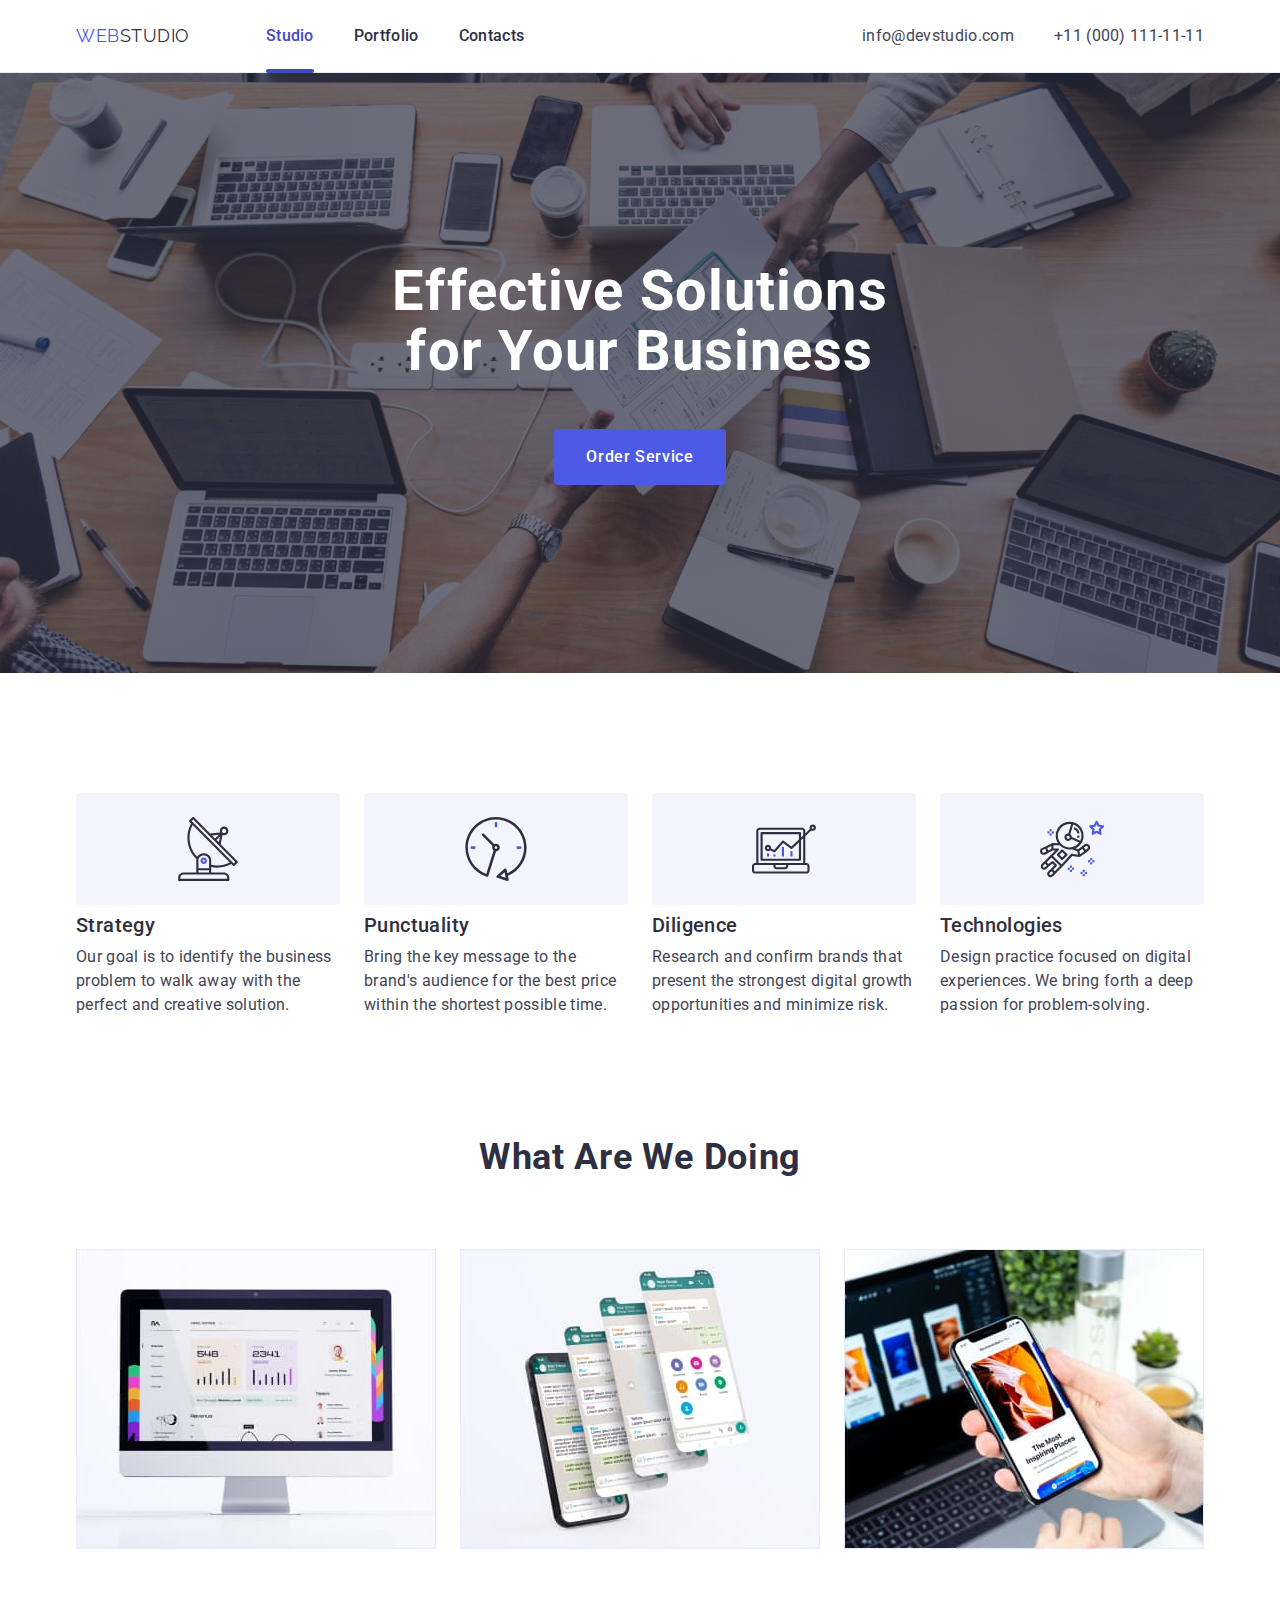
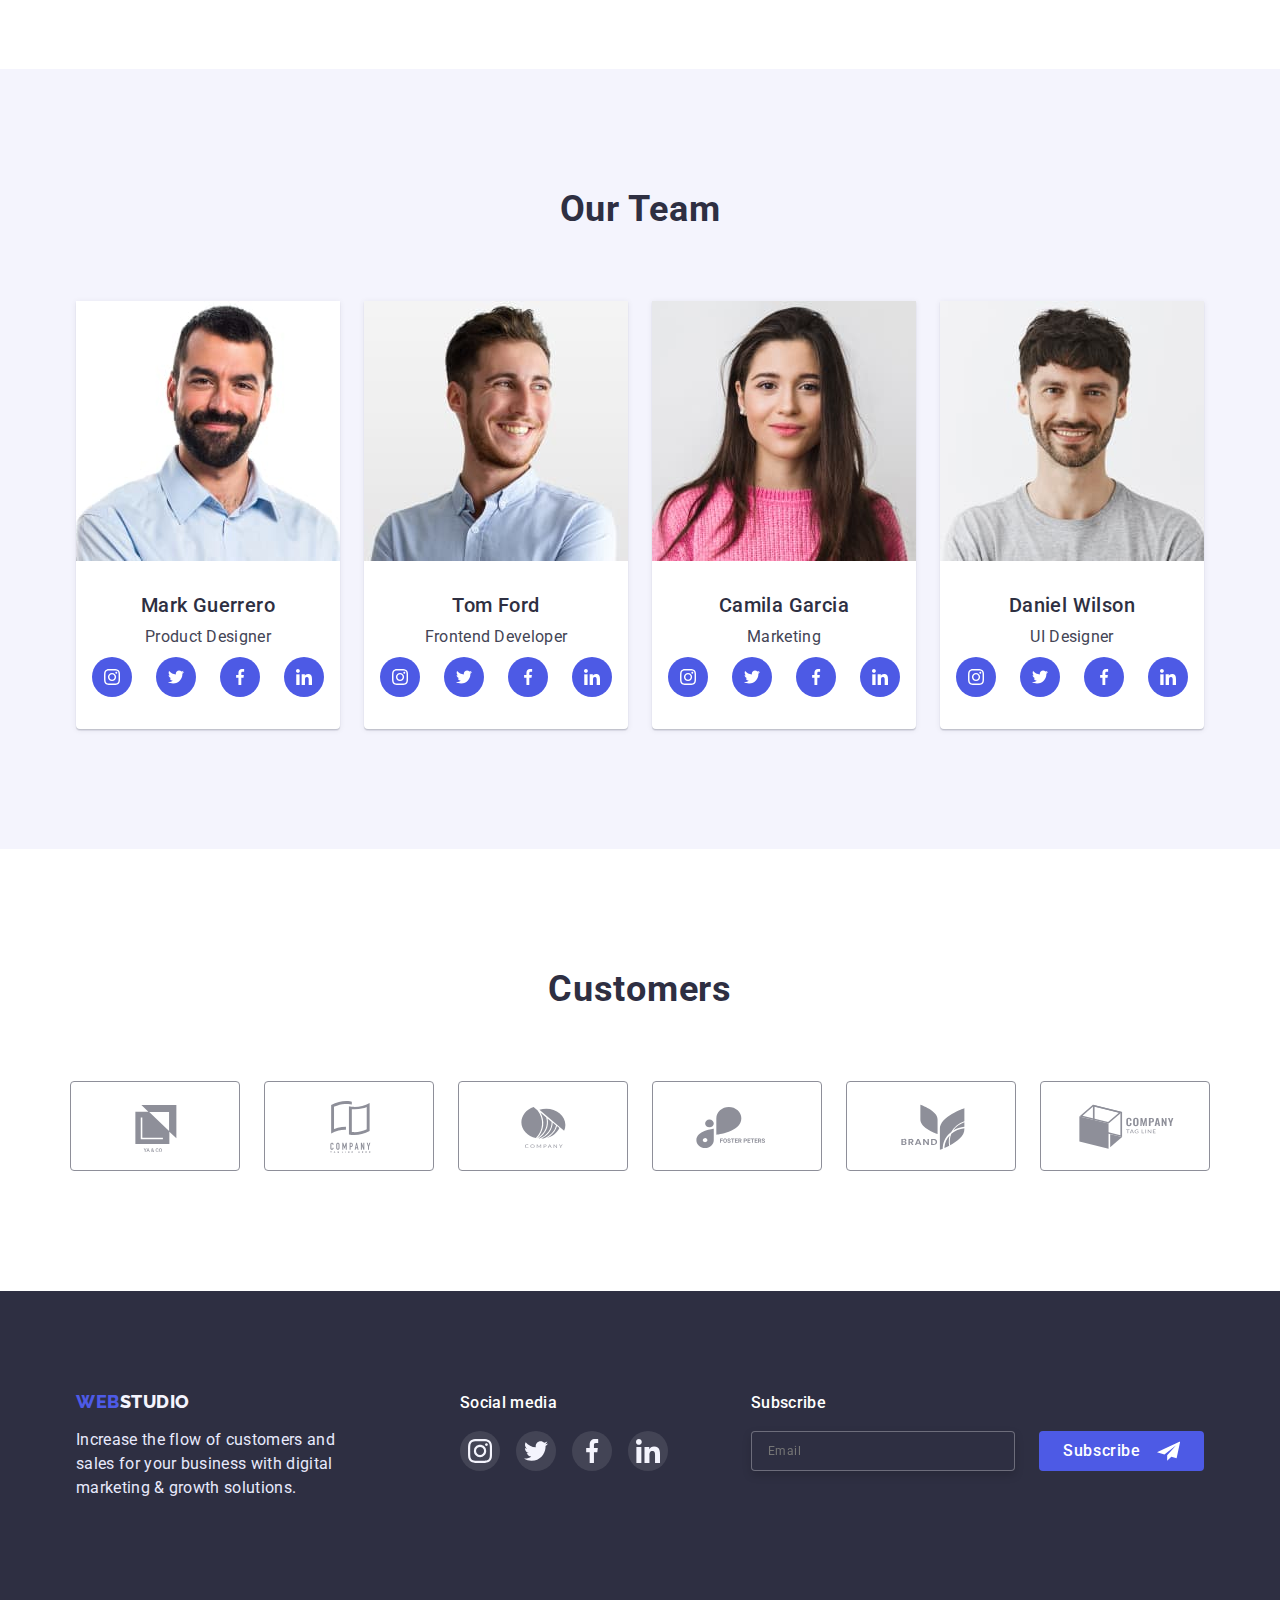
<file: index.html>
<!DOCTYPE html>
<html lang="en">
<head>
    <meta charset="UTF-8">
    <meta http-equiv="X-UA-Compatible" content="IE=edge">
    <meta name="viewport" content="width=device-width, initial-scale=1.0">
    <title>WebStudio</title>
    <link rel="preconnect" href="https://fonts.googleapis.com">
<link rel="preconnect" href="https://fonts.gstatic.com" crossorigin>
<link href="https://fonts.googleapis.com/css2?family=Raleway:wght@800&family=Roboto:wght@400;500;700;900&display=swap" rel="stylesheet">
<link rel="stylesheet" href="https://cdn.jsdelivr.net/npm/modern-normalize@1.1.0/modern-normalize.min.css">
<link href="./css/styles.css" rel="stylesheet">
</head>
<body>
 <header>
    <div class="container main-header-flex">
        <nav class="header-nav">
            <a href="./index.html" class="link logo-header"><span class="logo-part">Web</span>Studio</a>
            <ul class="list menu-header">
            <li><a href="./index.html" class="link nav-link current">Studio</a></li>
            <li><a href="./portfolio.html" class="link nav-link ">Portfolio</a></li>
            <li><a href="#" class="link nav-link">Contacts</a></li>
            </ul>
        </nav>
            <address class="header-adress">
                <ul class="list header-adress-flex">
                    <li><a href="mailto:info@devstudio.com" class="link nav-header">info@devstudio.com</a></li>
                    <li><a href="tel:+11(000)111-11-11" class="link nav-header">+11 (000) 111-11-11</a></li>
                </ul>
            </address>
    </div>
 </header>   
 <main>
    <section class="hero">
        <div class="container">
            <h1 class="hero-title">Effective Solutions for Your Business</h1>
        <button type="button" class="hero-btn" data-modal-open>Order Service</button>
        </div>
    </section>
    <section class="section-our-features">
        <div class="container">
            <h2 class="visually-hidden">Our Features</h2>
        <ul class="list features-title">
            <li class="list-title">
                <div class="features-icon">
                    <svg  width="64" height="64"><use href="./images/icons.svg#icon-antenna"></use>
                    </svg>
                </div>
                <h3 class="title">Strategy</h3>
                <p class="section-subtitle">Our goal is to identify the business problem to walk away with the perfect and creative solution.</p>
            </li>
            <li class="list-title">
                <div class="features-icon">
                    <svg  width="64" height="64"><use href="./images/icons.svg#icon-clock"></use></svg>
                </div>
                <h3 class="title">Punctuality</h3>
            <p class="section-subtitle">Bring the key message to the brand's audience for the best price within the shortest possible time.</p>
        </li>
            <li class="list-title">
                <div class="features-icon">
                    <svg  width="64" height="64"><use href="./images/icons.svg#icon-diagram"></use></svg>
                </div>
                <h3 class="title">Diligence</h3>
            <p class="section-subtitle">Research and confirm brands that present the strongest digital growth opportunities and minimize risk.</p>
        </li>
            <li class="list-title">
                <div class="features-icon">
                    <svg  width="64" height="64" class=""><use href="./images/icons.svg#icon-astronaut"></use></svg>
                </div>
                <h3 class="title">Technologies</h3>
            <p class="section-subtitle">Design practice focused on digital experiences. We bring forth a deep passion for problem-solving.</p>
        </li>
        </ul>
        </div>
    </section>
    <section class="section-menu">
        <div class="container">
            <h2 class="section-title">What are we doing</h2>
        <ul class="list menu-title">
            <li class="list-menu"><img src="./images/Rectangle1.jpg" alt="Macbook desktop" width="360" height="300"></li>
            <li class="list-menu"><img src="./images/Rectangle2.jpg" alt="Explosion scheme of screenshots of correspondence" width="360" height="300"></li>
            <li class="list-menu"><img src="./images/Rectangle3.jpg" alt="Phone in hand" width="360" height="300"></li>
        </ul>
        </div>
    </section>
    <section class="section-team">
        <div class="container">
            <h2 class="section-title">Our Team</h2>
        <ul class="list menu-title">
            <li class="item list-title"><img src="./images/card1.jpg" alt="Smiling man with beard in blue shirt" width="264" height="260">
            <div class="title-team-section">
                <h3 class="title-team">Mark Guerrero</h3>
        <p class="section-subtitle">Product Designer</p>
            <ul class="list socials">
                <li class="socials-item">
                    <a class="social-link" href="#" aria-label="link to instagram">
                        <svg class="icon-social" width="16" height="16">
                            <use href="./images/icons.svg#icon-instagram"></use>
                        </svg>
                    </a>
                </li>
                <li class="socials-item">
                    <a class="social-link" href="#" aria-label="link to twitter">
                        <svg class="icon-social" width="16" height="16">
                            <use href="./images/icons.svg#icon-twitter"></use>
                        </svg>
                    </a>
                </li>
                <li class="socials-item">
                    <a class="social-link" href="#" aria-label="link to facebook">
                        <svg class="icon-social" width="16" height="16">
                            <use href="./images/icons.svg#icon-facebook"></use>
                        </svg>
                    </a>
                </li>
                <li class="socials-item">
                    <a class="social-link" href="#" aria-label="link to linkedin">
                        <svg class="icon-social" width="16" height="16">
                            <use href="./images/icons.svg#icon-linkedin"></use>
                        </svg>
                    </a>
                </li>
            </ul>
            </div>
            </li>
            <li class="item list-title"><img src="./images/card2.jpg" alt="Young man smiling with teeth in shirt" width="264" height="260">
            <div class="title-team-section">
                <h3 class="title-team">Tom Ford</h3>
        <p class="section-subtitle">Frontend Developer</p>
        <ul class="list socials">
            <li class="socials-item">
                <a class="social-link" href="#" aria-label="link to instagram">
                    <svg class="icon-social" width="16" height="16">
                        <use href="./images/icons.svg#icon-instagram"></use>
                    </svg>
                </a>
            </li>
            <li class="socials-item">
                <a class="social-link" href="#" aria-label="link to twitter">
                    <svg class="icon-social" width="16" height="16">
                        <use href="./images/icons.svg#icon-twitter"></use>
                    </svg>
                </a>
            </li>
            <li class="socials-item">
                <a class="social-link" href="#" aria-label="link to facebook">
                    <svg class="icon-social" width="16" height="16">
                        <use href="./images/icons.svg#icon-facebook"></use>
                    </svg>
                </a>
            </li>
            <li class="socials-item">
                <a class="social-link" href="#" aria-label="link to linkedin">
                    <svg class="icon-social" width="16" height="16">
                        <use href="./images/icons.svg#icon-linkedin"></use>
                    </svg>
                </a>
            </li>
        </ul>
            </div> 
            </li>
            <li class="item list-title"><img src="./images/card3.jpg" alt="Smiling girl in pink sweater" width="264" height="260">
            <div class="title-team-section">
                <h3 class="title-team">Camila Garcia</h3>
        <p class="section-subtitle">Marketing</p>
        <ul class="list socials">
            <li class="socials-item">
                <a class="social-link" href="#" aria-label="link to instagram">
                    <svg class="icon-social" width="16" height="16">
                        <use href="./images/icons.svg#icon-instagram"></use>
                    </svg>
                </a>
            </li>
            <li class="socials-item">
                <a class="social-link" href="#" aria-label="link to twitter">
                    <svg class="icon-social" width="16" height="16">
                        <use href="./images/icons.svg#icon-twitter"></use>
                    </svg>
                </a>
            </li>
            <li class="socials-item">
                <a class="social-link" href="#" aria-label="link to facebook">
                    <svg class="icon-social" width="16" height="16">
                        <use href="./images/icons.svg#icon-facebook"></use>
                    </svg>
                </a>
            </li>
            <li class="socials-item">
                <a class="social-link" href="#" aria-label="link to linkedin">
                    <svg class="icon-social" width="16" height="16">
                        <use href="./images/icons.svg#icon-linkedin"></use>
                    </svg>
                </a>
            </li>
        </ul>
            </div>   
            </li>
            <li class="item list-title"><img src="./images/card4.jpg" alt="Smiling man in gray t-shirt" width="264" height="260">
                <div class="title-team-section">
                    <h3 class="title-team">Daniel Wilson</h3>
        <p class="section-subtitle">UI Designer</p>
        <ul class="list socials">
            <li class="socials-item">
                <a class="social-link" href="#" aria-label="link to instagram">
                    <svg class="icon-social" width="16" height="16">
                        <use href="./images/icons.svg#icon-instagram"></use>
                    </svg>
                </a>
            </li>
            <li class="socials-item">
                <a class="social-link" href="#" aria-label="link to twitter">
                    <svg class="icon-social" width="16" height="16">
                        <use href="./images/icons.svg#icon-twitter"></use>
                    </svg>
                </a>
            </li>
            <li class="socials-item">
                <a class="social-link" href="#" aria-label="link to facebook">
                    <svg class="icon-social" width="16" height="16">
                        <use href="./images/icons.svg#icon-facebook"></use>
                    </svg>
                </a>
            </li>
            <li class="socials-item">
                <a class="social-link" href="#" aria-label="link to linkedin">
                    <svg class="icon-social" width="16" height="16">
                        <use href="./images/icons.svg#icon-linkedin"></use>
                    </svg>
                </a>
            </li>
        </ul>
                </div>
            </li>
        </ul>
        </div> 
    </section>
    <section class="customers-section">
        <div class="container">
            <h2 class="section-title">Customers</h2>
            <ul class="list customers">
                <li class="customers-item">
                    <a class="customers-link" href="#">
                        <svg class="customers-icon" width="104" height="56">
                            <use href="./images/icons.svg#icon-Logo"></use>
                        </svg>
                    </a>
                </li>
                <li class="customers-item">
                    <a class="customers-link" href="#">
                        <svg class="customers-icon" width="104" height="56">
                            <use href="./images/icons.svg#icon-Logo1"></use>
                        </svg>
                    </a>
                </li>
                <li class="customers-item">
                    <a class="customers-link" href="#">
                        <svg class="customers-icon" width="104" height="56">
                            <use href="./images/icons.svg#icon-Logo2"></use>
                        </svg>
                    </a>
                </li>
                <li class="customers-item">
                    <a class="customers-link" href="#">
                        <svg class="customers-icon" width="104" height="56">
                            <use href="./images/icons.svg#icon-Logo3"></use>
                        </svg>
                    </a>
                </li>
                <li class="customers-item">
                    <a class="customers-link" href="#">
                        <svg class="customers-icon" width="104" height="56">
                            <use href="./images/icons.svg#icon-Logo4"></use>
                        </svg>
                    </a>
                </li>
                <li class="customers-item">
                    <a class="customers-link" href="#">
                        <svg class="customers-icon" width="104" height="56">
                            <use href="./images/icons.svg#icon-Logo5"></use>
                        </svg>
                    </a>
                </li>
            </ul>
        </div>
    </section>
 </main>
 <footer class="section-footer">
    <div class="footer-container container">
        <div class="footer-box">
            <a href="./index.html" class="link logo-footer"><span class="logo-part">Web</span>Studio</a>
            <p class="text-footer">Increase the flow of customers and sales for your business with digital marketing & growth solutions.</p>
        </div>
       <div class="media-section">
        <h2 class="media-title">Social media</h2>
    <ul class="list media-list">
        <li>
            <a class="media-link" href="#">
                <svg class="icon-media" width="24" height="24">
                    <use href="./images/icons.svg#icon-instagram"></use>
                </svg>
            </a>
        </li>
        <li>
            <a class="media-link" href="#">
                <svg class="icon-media" width="24" height="24">
                    <use href="./images/icons.svg#icon-twitter"></use>
                </svg>
            </a>
        </li>
        <li>
            <a class="media-link" href="#">
                <svg class="icon-media" width="24" height="24">
                    <use href="./images/icons.svg#icon-facebook"></use>
                </svg>
            </a>
        </li>
        <li>
            <a class="media-link" href="#">
                <svg class="icon-media" width="24" height="24">
                    <use href="./images/icons.svg#icon-linkedin"></use>
                </svg>
            </a>
        </li>
    </ul>
       </div>  
       <div class="subscribe">
        <h2 class="section-subscribe">Subscribe</h2>
        <form class="footer-form">
            <input class="footer-input" type="email" id="email-footer" placeholder="Email">
            <button class="subscribe-btn" type="submit">Subscribe
                <svg class="icon-subscribe" width="24" height="24">
                    <use href="./images/icons.svg#icon-Frame"></use>
                </svg>
            </button>
        </form>
       </div>
    </div>
 </footer>
 <div class="backdrop is-hidden" data-modal>
    <div class="modal" >
        <button class="modal-btn" type="button" data-modal-close>
            <svg class="modal-icon" width="8" height="8">
                <use href="./images/icons.svg#icon-close"></use>
            </svg>
        </button>
        <form class="modal-form">
            <strong class="modal-strong">Leave your contacts and we will call you back</strong>
            <div class="modal-group">
                <label class="modal-label" for="name">Name</label>
                <div class="input-wrapper">
                    <input class="modal-input" type="text" id="name" name="name">
                    <svg class="modal-icon-group" width="18" height="24" >
                        <use href="./images/icons.svg#icon-name"></use>
                    </svg>
                </div>
            </div>
            <div class="modal-group">
                <label class="modal-label" for="tel">Phone</label>
                <div class="input-wrapper">
                    <input class="modal-input" type="tel" id="tel" name="tel">
                    <svg class="modal-icon-group" width="18" height="24" >
                        <use href="./images/icons.svg#icon-phone"></use>
                    </svg>
                </div>
            </div>
            <div class="modal-group">
                <label class="modal-label" for="email">Email</label>
                <div class="input-wrapper">
                    <input class="modal-input" type="email" id="email" name="email">
                    <svg class="modal-icon-group" width="18" height="24" >
                        <use href="./images/icons.svg#icon-email"></use>
                    </svg>
                </div>
            </div>
            <div class="modal-group">
                <label class="modal-label" for="comment">Comment</label>
                <textarea class="modal-comments" name="comment" id="comment" rows="7" placeholder="Text input">
                </textarea>
            </div>
            <div class="modal-group-agreement">
                <label class="modal-form-agreement">
                    <input class="modal-form-checkbox visually-hidden" type="checkbox">
                    <svg class="modal-form-custom-checkbox" width="16" height="16">
                        <use
                         class="unchecked" 
                         href="./images/icons.svg#icon-unchecked">
                        </use>
                        <use 
                        class="checked"
                        href="./images/icons.svg#icon-checked">
                       </use>
                    </svg>
                    <span class="modal-form-agreement-text"
                    >I accept the terms and conditions of the 
                    <a class="agreement-link" href="#">Privacy Policy</a>
                    </span>
                </label>
            </div>
                <button class="modal-group-btn" type="submit">Send</button>
            </form>
            </div>
    </div>
 <script src="./js/modal.js"></script>
</body>
</html>
</file>
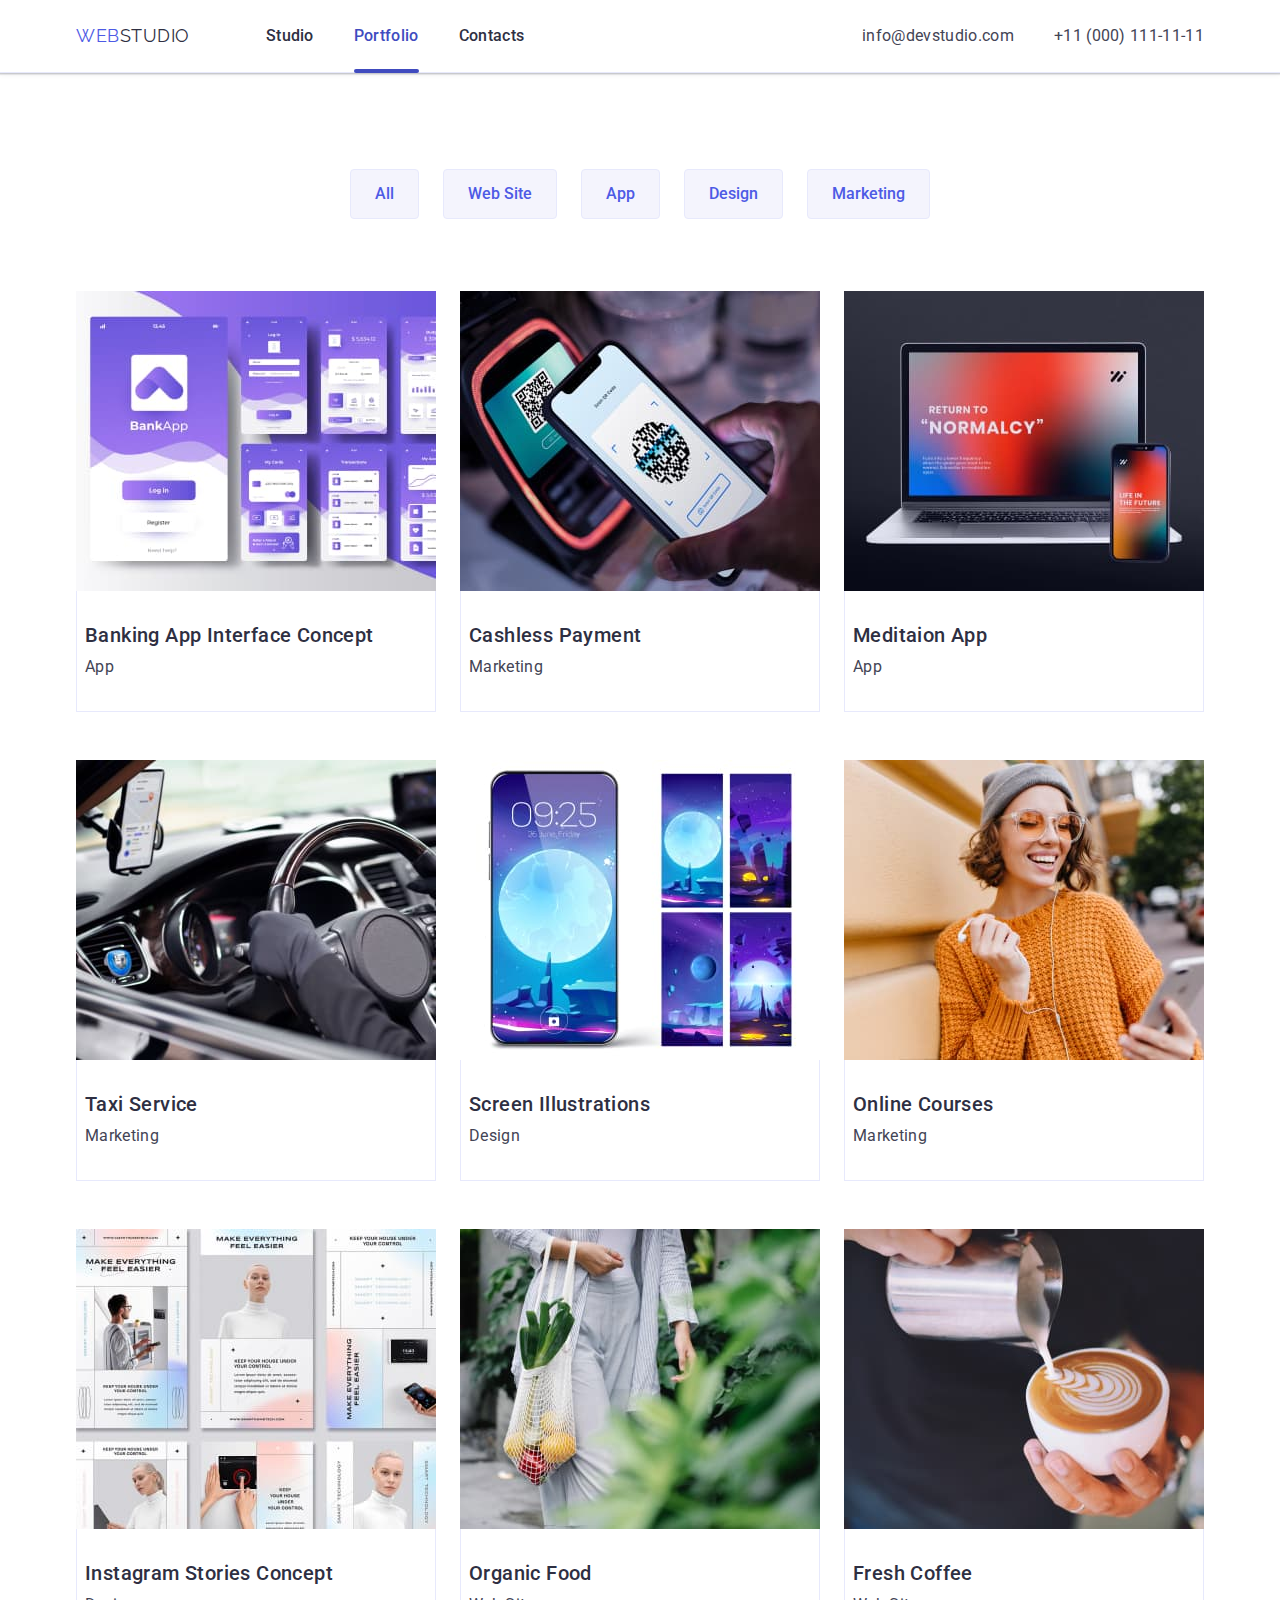
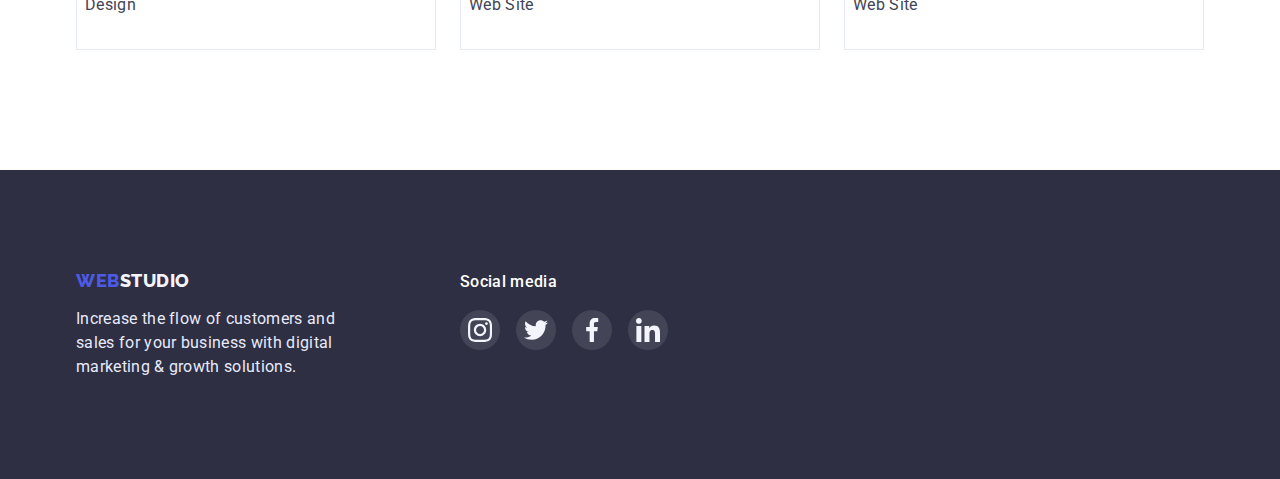
<file: portfolio.html>
<!DOCTYPE html>
<html lang="en">
<head>
    <meta charset="UTF-8">
    <meta http-equiv="X-UA-Compatible" content="IE=edge">
    <meta name="viewport" content="width=device-width, initial-scale=1.0">
    <title>Document</title>
    <link rel="preconnect" href="https://fonts.googleapis.com">
<link rel="preconnect" href="https://fonts.gstatic.com" crossorigin>
<link href="https://fonts.googleapis.com/css2?family=Raleway:wght@800&family=Roboto:wght@400;500;700;900&display=swap" rel="stylesheet">
<link rel="stylesheet" href="https://cdn.jsdelivr.net/npm/modern-normalize@1.1.0/modern-normalize.min.css">
<link href="./css/styles.css" rel="stylesheet">
</head>
<body>
    <header>
        <div class="container main-header-flex">
            <nav class="header-nav">
                <a href="./index.html" class="link logo-header"><span class="logo-part">Web</span>Studio</a>
                <ul class="list menu-header">
                <li><a href="./index.html" class="link nav-link ">Studio</a></li>
                <li><a href="./portfolio.html" class="link nav-link current">Portfolio</a></li>
                <li><a href="#" class="link nav-link">Contacts</a></li>
                </ul>
            </nav>
                <address class="header-adress">
                    <ul class="list header-adress-flex">
                        <li><a href="mailto:info@devstudio.com" class="link nav-header">info@devstudio.com</a></li>
                        <li><a href="tel:+11(000)111-11-11" class="link nav-header">+11 (000) 111-11-11</a></li>
                    </ul>
                </address>
        </div>
    </header>
    <main>
        <section class="portfolio-section">
            <div class="container">
                <h1 class="visually-hidden">Portfolio</h1>
            <ul class="list menu-filter">
                <li><button type="button" class="btn-filter">All</button></li>
                <li><button type="button" class="btn-filter">Web Site</button></li>
                <li><button type="button" class="btn-filter">App</button></li>
                <li><button type="button" class="btn-filter">Design</button></li>
                <li><button type="button" class="btn-filter">Marketing</button></li>
            </ul>
            <ul class="list project-menu">
                <li class="list-menu">
                    <a class="link link-menu" href="#">
                        <div class="overlay-container">
                            <img src="./images/project1.jpg" alt="Banking Interface" width="360" height="300">
                    <p class="overlay">14 Stylish and User-Friendly App Design Concepts · Task Manager App · Calorie Tracker App · Exotic Fruit Ecommerce App · Cloud Storage App</p>
                        </div>
                    <div class="project-title-flex">
                        <h2 class="project-title">Banking App Interface Concept</h2>
                    <p class="section-subtitle">App</p>
                    </div>
                </a>
                </li>
                <li class="list-menu">
                    <a class="link link-menu" href="#">
                        <div class="overlay-container">
                            <img src="./images/project2.jpg" alt="Phone with QR code for payment" width="360" height="300">
                            <p class="overlay">14 Stylish and User-Friendly App Design Concepts · Task Manager App · Calorie Tracker App · Exotic Fruit Ecommerce App · Cloud Storage App</p>
                        </div>
                    <div class="project-title-flex">
                        <h2 class="project-title">Cashless Payment</h2>
                    <p class="section-subtitle">Marketing</p>
                    </div>
                </a>
                </li>
                <li class="list-menu">
                    <a class="link link-menu" href="#">
                        <div class="overlay-container">
                            <img src="./images/project3.jpg" alt="Macbook and phone" width="360" height="300">
                            <p class="overlay">14 Stylish and User-Friendly App Design Concepts · Task Manager App · Calorie Tracker App · Exotic Fruit Ecommerce App · Cloud Storage App</p>
                        </div>
                    <div class="project-title-flex">
                        <h2 class="project-title">Meditaion App</h2>
                    <p class="section-subtitle">App</p>
                    </div>
                </a>
                </li>
                <li class="list-menu">
                    <a class="link link-menu" href="#">
                        <div class="overlay-container">
                            <img src="./images/project4.jpg" alt="Hands on the steering wheel of a car" width="360" height="300">
                            <p class="overlay">14 Stylish and User-Friendly App Design Concepts · Task Manager App · Calorie Tracker App · Exotic Fruit Ecommerce App · Cloud Storage App</p>
                        </div>
                    <div class="project-title-flex">
                        <h2 class="project-title">Taxi Service</h2>
                    <p class="section-subtitle">Marketing</p>
                    </div>
                </a>
                </li>
                <li class="list-menu">
                    <a class="link link-menu" href="#">
                        <div class="overlay-container">
                            <img src="./images/project5.jpg" alt="Phone with wallpaper options" width="360" height="300">
                            <p class="overlay">14 Stylish and User-Friendly App Design Concepts · Task Manager App · Calorie Tracker App · Exotic Fruit Ecommerce App · Cloud Storage App</p>
                        </div>
                    <div class="project-title-flex">
                        <h2 class="project-title">Screen Illustrations</h2>
                    <p class="section-subtitle">Design</p>
                    </div>
                </a>
                </li>
                <li class="list-menu">
                    <a class="link link-menu" href="#">
                        <div class="overlay-container">
                            <img src="./images/project6.jpg" alt="Smiling girl in glasses with headphones and phone" width="360" height="300">
                            <p class="overlay">14 Stylish and User-Friendly App Design Concepts · Task Manager App · Calorie Tracker App · Exotic Fruit Ecommerce App · Cloud Storage App</p>
                        </div>
                    <div class="project-title-flex">
                        <h2 class="project-title">Online Courses</h2>
                    <p class="section-subtitle">Marketing</p>
                    </div>
                </a>
                </li>
                <li class="list-menu">
                    <a class="link link-menu" href="#">
                        <div class="overlay-container">
                            <img src="./images/project7.jpg" alt="Instagram Stories Concept" width="360" height="300">
                            <p class="overlay">14 Stylish and User-Friendly App Design Concepts · Task Manager App · Calorie Tracker App · Exotic Fruit Ecommerce App · Cloud Storage App</p>
                        </div>
                    <div class="project-title-flex">
                        <h2 class="project-title">Instagram Stories Concept</h2>
                    <p class="section-subtitle">Design</p>
                    </div>
                </a>
                </li>
                <li class="list-menu">
                    <a class="link link-menu" href="#">
                        <div class="overlay-container">
                            <img src="./images/project8.jpg" alt="Girl with a bag of vegetables and fruits" width="360" height="300">
                            <p class="overlay">14 Stylish and User-Friendly App Design Concepts · Task Manager App · Calorie Tracker App · Exotic Fruit Ecommerce App · Cloud Storage App</p>
                        </div>
                    <div class="project-title-flex">
                        <h2 class="project-title">Organic Food</h2>
                    <p class="section-subtitle">Web Site</p>
                    </div>
                </a>
                </li>
                <li class="list-menu">
                    <a class="link link-menu" href="#">
                        <div class="overlay-container">
                            <img src="./images/project9.jpg" alt="Milk coffee cup" width="360" height="300">
                            <p class="overlay">14 Stylish and User-Friendly App Design Concepts · Task Manager App · Calorie Tracker App · Exotic Fruit Ecommerce App · Cloud Storage App</p>
                        </div>
                    <div class="project-title-flex">
                        <h2 class="project-title">Fresh Coffee</h2>
                    <p class="section-subtitle">Web Site</p>
                    </div>
                </a>
                </li>
            </ul>
            </div> 
        </section>
    </main>
    <footer class="section-footer">
        <div class="footer-container container">
            <div class="footer-box">
                <a href="./index.html" class="link logo-footer"><span class="logo-part">Web</span>Studio</a>
                <p class="text-footer">Increase the flow of customers and sales for your business with digital marketing & growth solutions.</p>
            </div>
           <div class="media-section">
            <h2 class="media-title">Social media</h2>
        <ul class="list media-list">
            <li>
                <a class="media-link" href="#">
                    <svg class="icon-media" width="24" height="24">
                        <use href="./images/icons.svg#icon-instagram"></use>
                    </svg>
                </a>
            </li>
            <li>
                <a class="media-link" href="#">
                    <svg class="icon-media" width="24" height="24">
                        <use href="./images/icons.svg#icon-twitter"></use>
                    </svg>
                </a>
            </li>
            <li>
                <a class="media-link" href="#">
                    <svg class="icon-media" width="24" height="24">
                        <use href="./images/icons.svg#icon-facebook"></use>
                    </svg>
                </a>
            </li>
            <li>
                <a class="media-link" href="#">
                    <svg class="icon-media" width="24" height="24">
                        <use href="./images/icons.svg#icon-linkedin"></use>
                    </svg>
                </a>
            </li>
        </ul>
           </div>  
        </div>
     </footer>
</body>
</html>
</file>
<file: css/styles.css>
:root {
  --primary-brand :  #4D5AE5 ;
  --pressed-state : #404BBF;
  --text-color : #434455 ;
  --secondary-color : #2E2F42 ;
  --third-color : #FFFFFF ;
  --accent-color : #E7E9FC ;
  --background-color: #F4F4FD ;
  --customers-border: #8E8F99 ;
  --primary-font-family: 'Roboto', sans-serif;
  --green: #31D0AA ;
  --modal-window: #FCFCFC ;
  --transition-effect: 250ms cubic-bezier(0.4, 0, 0.2, 1);

}
h1,
h2,
h3,
p {
    margin-top: 0;
    margin-bottom: 0;
}
ul {
    margin-top: 0;
    margin-bottom: 0;
    padding-left: 0;
}
img {
    display: block;
}
body {
    font-family: var(--primary-font-family) ;
    color: var(--text-color) ;
    font-size: 16px;
    line-height: calc(24/16);
    background-color: #FFFFFF;
}
.container {
    margin-left: auto;
    margin-right: auto;
    width: 1158px;
    padding-left: 15px;
    padding-right: 15px;
}
.link {
    text-decoration: none;
}
.list {
    list-style: none;
}
.nav-link.current {
    color: var(--pressed-state) ;
}
.current {
    position: relative;
    color: var(--pressed-state) ;
}
.current::after {
    content: "";
    position: absolute;
    bottom:-1px;
    left: 0;
    width: 100%;
    height: 4px;
    background: var(--pressed-state);
border-radius: 2px;
}
/* <!-- Header --> */
header {
    border-bottom: 1px solid var(--accent-color);
    box-shadow: 0px 2px 1px rgba(46, 47, 66, 0.08), 0px 1px 1px rgba(46, 47, 66, 0.16), 0px 1px 6px rgba(46, 47, 66, 0.08);
}
.main-header-flex {
    display: flex;
    align-items: center; 
}
.header-nav {
    display: flex;
    align-items: center; 
}
.logo-header {
font-family: 'Raleway';
font-size: 18px;
line-height: calc(24/18);
color: var(--secondary-color) ;
letter-spacing: 0.03em;
text-transform: uppercase;
margin-right: 76px;
padding: 24px 0;
}
.logo-part {
    color: var(--primary-brand) ;
}
.menu-header {
    display: flex;
    gap: 40px;
}
.nav-link {
font-weight: 500;
color: var(--secondary-color) ;
letter-spacing: 0.02em;
padding: 24px 0;
display: block;
transition: color var(--transition-effect);
}
.nav-link:hover,
.nav-link:focus {
    color: var(--pressed-state) ;
}
address {
    font-style: normal; 
}
.header-adress {
    margin-left: auto;
}
.header-adress-flex {
    display: flex;
    gap: 40px;   
}
.nav-header {
letter-spacing: 0.02em;
color: var(--text-color);
padding: 24px 0;
transition: color var(--transition-effect);
}
.nav-header:hover,
.nav-header:focus {
    color: var(--pressed-state) ;
}
/* <!-------------- Main ------------> */
/* <!--- HERO ---> */
.hero {
    padding-top: 188px;
    padding-bottom: 188px;
    text-align: center;
    max-width: 1440px;
    background-color: var(--secondary-color) ;
    background-image: linear-gradient(rgba(46, 47, 66, 0.7 ),
    rgba(46, 47, 66, 0.7)),
    url(../images/hero.jpg);
    background-repeat: no-repeat;
    background-position: center;
    background-size: cover;
    margin-left: auto;
    margin-right: auto;
}
.hero-title {
    font-size: 56px;
    line-height: calc(60/56);
    color:var(--third-color) ;
    width: 496px;
    letter-spacing: 0.02em;
    margin: 0 auto 48px;
}
.hero-btn {
    padding: 16px 32px;
    font-family: var(--primary-font-family);
    font-weight: 500;
    font-size: 16px;
    line-height: calc(24/16);
    letter-spacing: 0.04em;
    color: var(--third-color);
    background-color: var(--primary-brand);
    cursor: pointer;
    border: none;
    border-radius: 4px;
    transition: background-color var(--transition-effect);
}
.hero-btn:hover,
.hero-btn:focus {
background-color: var(--pressed-state);
color: var(--third-color);
}
/* <!-- Section1 --> */
.visually-hidden {
position: absolute;
width: 1px;
height: 1px;
margin: -1px;
border: 0;
padding: 0;
white-space: nowrap;
clip-path: inset(100%);
clip: rect(0000);
overflow: hidden;
}
.section-our-features {
    padding-top: 120px;
    padding-bottom: 120px;
}
.features-title {
    display: flex;
    width: 1129px;
    gap: 0 24px;
}
.list-title {
    width: 264px;
}
.features-icon {
    background-color: var(--background-color);
    border-radius: 4px;
    height: 112px;
    display: flex;
    justify-content: center;
    align-items: center;
    margin-bottom: 8px;
}
.title {
    font-weight: 500;
    font-size: 20px;
    line-height: calc(24/20);
    color: var(--secondary-color);
    letter-spacing: 0.02em;
    margin-bottom: 8px;
}
.section-subtitle {
color: var(--text-color);
line-height: calc(24/16);
letter-spacing: 0.02em;
}
/* <!-- Section2 --> */
.section-menu {
    padding-top: 0;
    padding-bottom: 120px;
}
.menu-title {
    display: flex;
    margin-top: 72px;
    gap: 24px;
}
.list-menu {
    width: 360px;
}
.section-title {
    font-size: 36px;
    line-height: calc(40/36);
    letter-spacing: 0.02em;
    color: var(--secondary-color);
    text-align: center;
    text-transform: capitalize;
    margin:auto;

}
/* <!-- Section3 --> */
.section-team {
background-color: var(--background-color);
padding-top: 120px;
padding-bottom: 120px;
text-align: center;
}
.item {
background-color: var(--third-color);
box-shadow: 0px 1px 6px rgba(46, 47, 66, 0.08), 0px 1px 1px rgba(46, 47, 66, 0.16), 0px 2px 1px rgba(46, 47, 66, 0.08);
border-radius: 0px 0px 4px 4px;
}
.title-team-section {
    padding-top: 32px;
    padding-bottom: 32px;
}
.title-team {
    font-weight: 500;
    font-size: 20px;
    line-height: calc(24/20);
    color: var(--secondary-color);
    letter-spacing: 0.02em;
    padding-bottom: 8px;
}
.socials {
    display: flex;
    justify-content: center;
    gap: 24px;
    margin-top: 8px;
}
.social-link {
    display: flex;
    width: 40px;
    height: 40px;
    justify-content: center;
    align-items:center;
    border-radius: 50%;
    background-color: var(--primary-brand);
    transition: background-color var(--transition-effect);
}
.social-link:hover,
.social-link:focus {
    background-color:var(--pressed-state);
}
.icon-social {
    fill: var(--third-color);
}
/* <!-- Section4 --> */
.customers-section {
    padding-top: 120px;
    padding-bottom: 120px;
}
.customers {
    display: flex;
    justify-content: center;
    gap: 24px;
    margin-top: 72px;
}
.customers-link {
    display: flex;
    padding: 16px 32px;
    border: 1px solid var(--customers-border);
    border-radius: 4px;
    outline: transparent;
    transition: border var(--transition-effect); 
}
.customers-icon {
    fill: var(--customers-border);
    transition:fill var(--transition-effect);
}
.customers-link:hover,
.customers-link:focus {
    border: 1px solid var(--pressed-state) ;
}
.customers-link:hover .customers-icon,
.customers-link:focus .customers-icon{
    fill: var(--pressed-state);
    outline: transparent;
}
/* <!-- Footer --> */
 .section-footer {
    padding-top: 100px;
    padding-bottom: 100px;
    background-color: var(--secondary-color);
}
.footer-container {
    display: flex;
    flex-wrap: wrap;
}
.logo-footer {
    display: flex;
    font-family: 'Raleway';
    font-weight: 800;
    font-size: 18px;
    line-height: calc(21/18);
    color: var(--background-color);
    letter-spacing: 0.03em;
    text-transform: uppercase;
    align-items: center;
    margin-bottom: 16px;
}
.text-footer {
width: 264px;
color: var(--accent-color);
letter-spacing: 0.02em;
}
.media-section {
    display: flex;
    flex-wrap: wrap;
    max-width: 208px;
    max-height: 80px;
    margin-left: 120px;
    margin-right: auto;
}
.media-title {
font-weight: 500;
font-size: 16px;
line-height: calc(24/16);
letter-spacing: 0.02em;
color: var(--third-color);
margin-bottom: 16px;
}
.media-list {
    display: flex;
    align-content:center;
    justify-content: center;
    gap: 16px;
}
.media-link {
    display: flex;
    width: 40px;
    height: 40px;
    justify-content: center;
    align-items:center;
    border-radius: 50%;
    background-color: rgba(255, 255, 255, 0.1);
    transition: background-color var(--transition-effect);
}
.media-link:hover,
.media-link:focus {
    background-color: var(--green);
}
.icon-media {
fill: var(--background-color);
}
.section-subscribe {
font-weight: 500;
font-size: 16px;
line-height: calc(24/16);
letter-spacing: 0.02em;
color: var(--third-color);
margin-bottom: 16px;
}
.footer-form {
    display: flex;
}
.footer-input {
width: 264px;
height: 40px;
border: 1px solid rgba(255, 255, 255, 0.3);
filter: drop-shadow(0px 4px 4px rgba(0, 0, 0, 0.15));
border-radius: 4px;
background-color: var(--secondary-color);
margin-right: 24px;
padding-left: 16px;
font-size: 12px;
line-height: calc(24/12);
align-items: center;
letter-spacing: 0.04em;
color: rgba(255, 255, 255, 0.6);
outline: transparent;
transition: border-color var(--transition-effect);
}
.footer-input:focus {
    border-color: var(--primary-brand);
}
.subscribe-btn {
display: flex;
gap:16px;
width: 165px;
height: 40px;
padding: 8px 24px;
font-family: var(--primary-font-family);
font-weight: 500;
font-size: 16px;
line-height: calc(24/16);
letter-spacing: 0.04em;
background-color: var(--primary-brand);
color: var(--third-color);
border-radius: 4px;
cursor: pointer;
border: none;
transition: background-color var(--transition-effect);
}
.subscribe-btn:hover,
.subscribe-btn:focus {
background-color: var(--pressed-state);
color: var(--third-color);
}
/* <!-- Portfolio --> */
.portfolio-section {
  padding-top: 96px; 
  padding-bottom: 120px; 
}
.menu-filter {
    display: flex;
    justify-content: center;
    gap: 24px;
    margin-bottom: 72px;
}
.btn-filter {
    font-family: var(--primary-font-family);
    font-weight: 500;
    font-size: 16px;
    line-height: calc(24/16);  
    background-color: var(--background-color);
    color: var(--primary-brand);
    border: 1px solid var(--accent-color);
    cursor: pointer;
    padding: 12px 24px;
border-radius: 4px;
transition: background-color var(--transition-effect), color var(--transition-effect);
}
.btn-filter:hover,
.btn-filter:focus {
    background-color: var(--pressed-state);
    color: var(--third-color);
    border-color: transparent;
}
.project-menu {
    display: flex;
    flex-wrap: wrap;
    row-gap: 48px;
    column-gap: 24px;
}
.project-title-flex {
    padding: 32px 8px;
    border: 1px solid var(--accent-color);
    border-top: none;
}
.project-title {
font-weight: 500;
font-size: 20px;
line-height: calc(24/20);
color: var(--secondary-color);
letter-spacing: 0.02em;
margin-bottom: 8px;
}
.link-menu {
    display: block;
    outline: transparent;
    transition: box-shadow var(--transition-effect);
}
.link-menu:hover,
.link-menu:focus {
    box-shadow: 0px 1px 6px rgba(46, 47, 66, 0.08), 0px 1px 1px rgba(46, 47, 66, 0.16), 0px 2px 1px rgba(46, 47, 66, 0.08);
    border-color: transparent;
}
.overlay {
    position: absolute;
    top :0%;
    left: 0%;
    width: 100%;
    height: 100%;
    font-size: 16px;
line-height: calc(24/16);
letter-spacing: 0.02em;
padding: 40px 32px 164px;
color: var(--background-color);
background-color: var(--primary-brand);
transform: translateY(100%);
transition: transform var(--transition-effect);
}
.overlay-container {
    position: relative;
    overflow: hidden;
}
.link-menu:hover .overlay ,
.link-menu:focus .overlay {
    transform: translateY(0);
}
/* <!-- Modal window --> */
.backdrop {
    position: fixed;
    top: 0%;
    width: 100%;
    height: 100%;
    background-color: rgba(46, 47, 66, 0.4);
    transition: opacity var(--transition-effect), visibility var(--transition-effect);
    visibility: visible;
}
.backdrop.is-hidden {
    opacity: 0;
    visibility: hidden;
    pointer-events: none;
}
.modal {
    position:absolute;
    top: 50%;
    left: 50%;
    transform: translateX(-50%) translateY(-50%);
    width: 408px;
padding: 72px 24px 24px 24px;
margin-bottom: 24px;
background: var(--modal-window);
box-shadow: 0px 1px 1px rgba(0, 0, 0, 0.14), 0px 1px 3px rgba(0, 0, 0, 0.12), 0px 2px 1px rgba(0, 0, 0, 0.2);
border-radius: 4px;
}
.modal-btn {
position: absolute;
top: 24px;
right: 24px;
display: flex;
width: 24px;
height: 24px;
align-items:center;
justify-content: center;
border-radius: 50%;
background-color: var(--accent-color);
border: 1px solid rgba(0, 0, 0, 0.1);
cursor: pointer;
transition: background-color var(--transition-effect);
}
.modal-btn:hover,
.modal-btn:focus  {
background-color: var(--pressed-state);
}
.modal-btn:hover .modal-icon,
.modal-btn:focus .modal-icon {
fill : var(--third-color);
}
textarea {
    resize: none;
}
.modal-strong {
    display: flex;
    margin-bottom: 16px;
    font-weight: 500;
font-size: 16px;
line-height: calc(24/16);
text-align: center;
letter-spacing: 0.02em;
justify-content: center;
color: var(--secondary-color);
}
.modal-group {
    display: flex;
    flex-direction: column;
    gap: 4px;
    font-size: 12px;
line-height: calc(14/12);
letter-spacing: 0.04em;
color: var(--customers-border);
margin-bottom: 8px;
}
.modal-group:not(:last-child) {
    margin-bottom: 8px; 
}
.modal-input {
border: 1px solid rgba(33, 33, 33, 0.2);
border-radius: 4px;
width: 100%;
height: 40px;
padding-left: 35px;
padding-right: 5px;
font-size: 12px;
line-height: calc(14/12);
letter-spacing: 0.04em;
outline: transparent;
transition: border-color var(--transition-effect);
}
.modal-input:focus + .modal-icon-group {
    fill: var(--primary-brand);
  }
.modal-input:focus {
    border-color: var(--primary-brand);
  }
.input-wrapper {
    position: relative;
}
.modal-icon-group {
    position: absolute;
    top: 50%;
    transform: translateY(-50%);
    left: 16px;
    fill: var(--secondary-color);
    transition: fill var(--transition-effect);
}
.modal-comments {
display: block;
width: 100%;
border: 1px solid rgba(33, 33, 33, 0.2);
border-radius: 4px;
padding: 8px 16px;
font-size: 12px;
line-height: calc(14/12);
letter-spacing: 0.04em;
outline: transparent;
transition: border-color var(--transition-effect);
}
.modal-comments:focus {
    border-color: var(--primary-brand);
}
.modal-group-agreement {
    margin-top: 16px;
    margin-bottom: 24px;
}
.modal-form-agreement {
display: flex;
align-items:center;
justify-content: center;
gap: 6px;
}
.modal-form-checkbox:checked + .modal-form-custom-checkbox > .unchecked {
    opacity: 1;
}
.modal-form-checkbox:checked + .modal-form-custom-checkbox > .checked {
    opacity: 0;
}
.modal-form-custom-checkbox {
    cursor: pointer;
}
.unchecked {
    opacity: 0;
}
.checked {
    opacity: 1;
}
.modal-form-agreement-text {
margin: 0;
font-size: 12px;
line-height: calc(14/12);
letter-spacing: 0.04em;
color: #757575;
user-select: none;
}
.agreement-link {
    color: var(--primary-brand);
    text-decoration: underline;
}
.modal-group-btn {
    display: block;
    margin: 0 auto;
    padding: 16px 32px;
    font-family: var(--primary-font-family);
    font-weight: 500;
    font-size: 16px;
    width: 169px;
    height: 56px;
    color: var(--third-color);
    background-color: var(--primary-brand);
    box-shadow: 0px 4px 4px rgba(0, 0, 0, 0.15);
    cursor: pointer;
    border: none;
    border-radius: 4px;
    transition: background-color var(--transition-effect);
}
.modal-group-btn:hover,
.modal-group-btn:focus {
    background-color: var(--pressed-state); 
}
</file>
